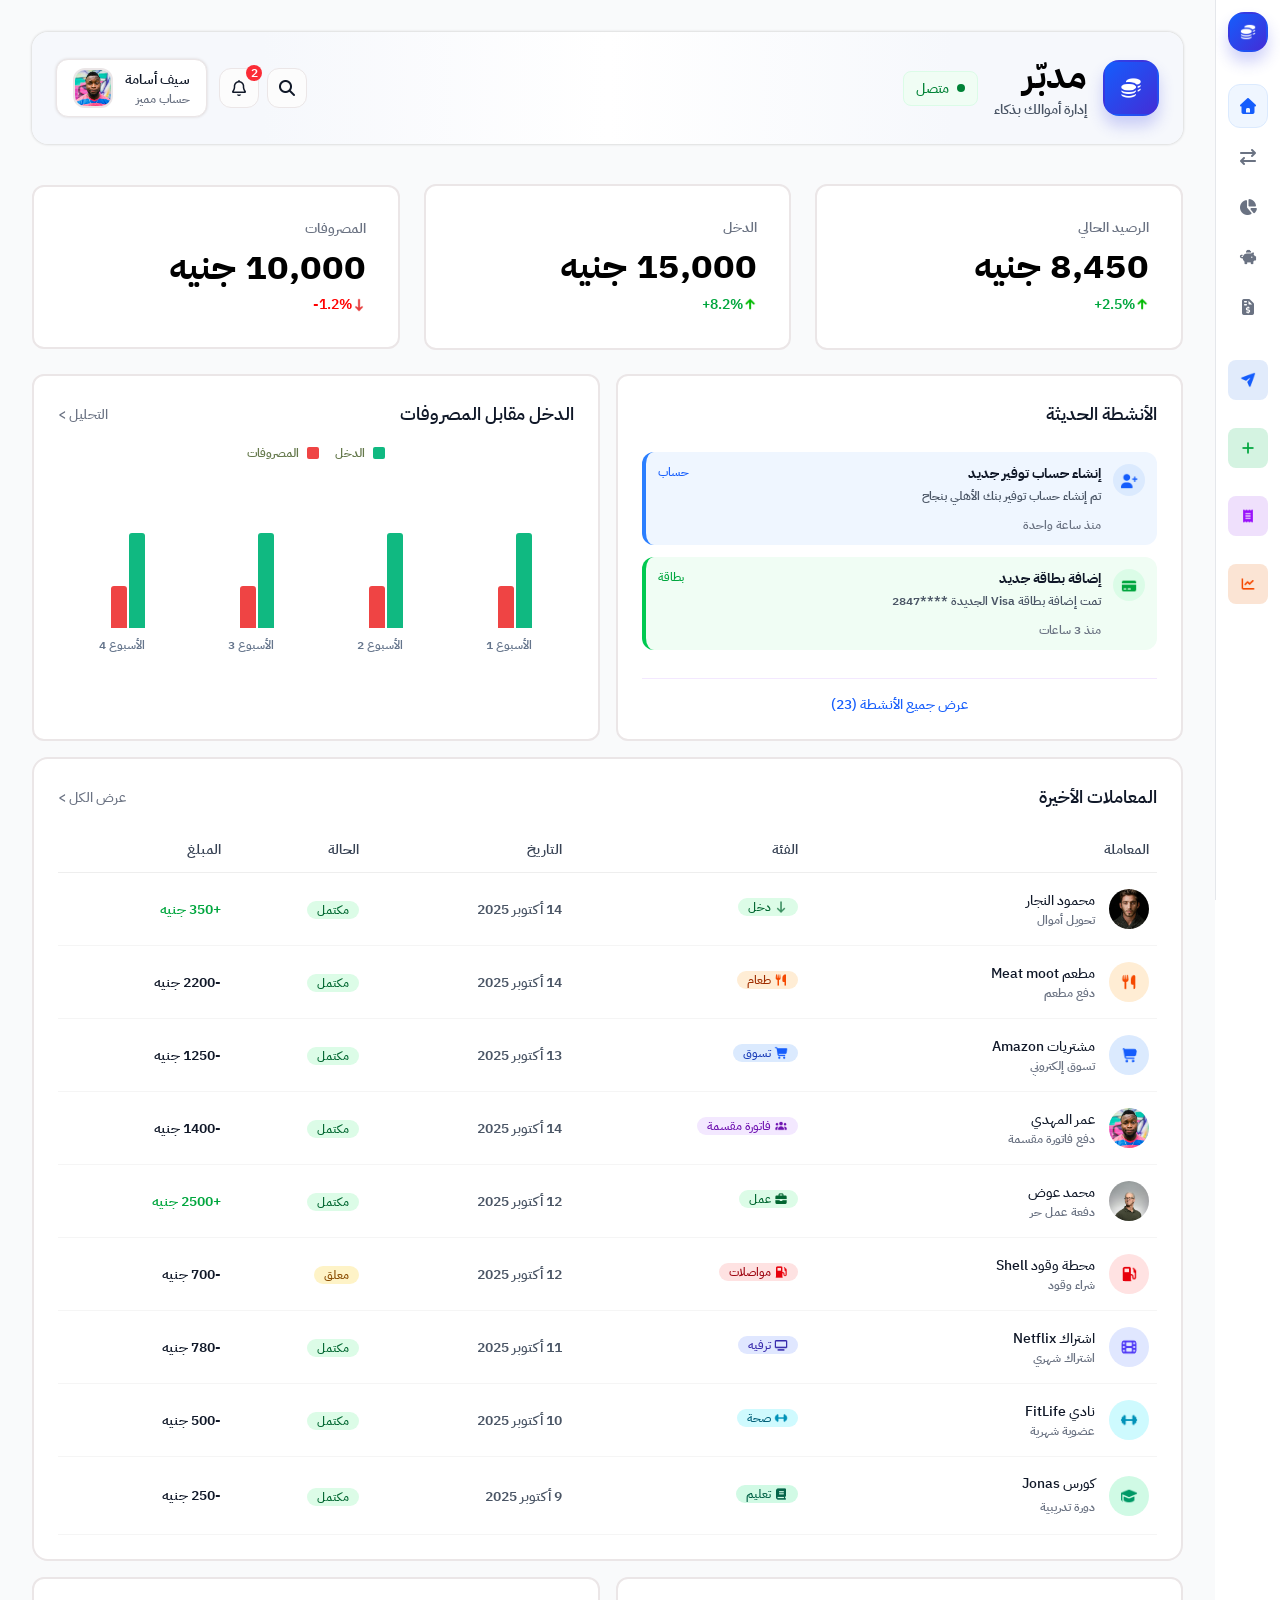
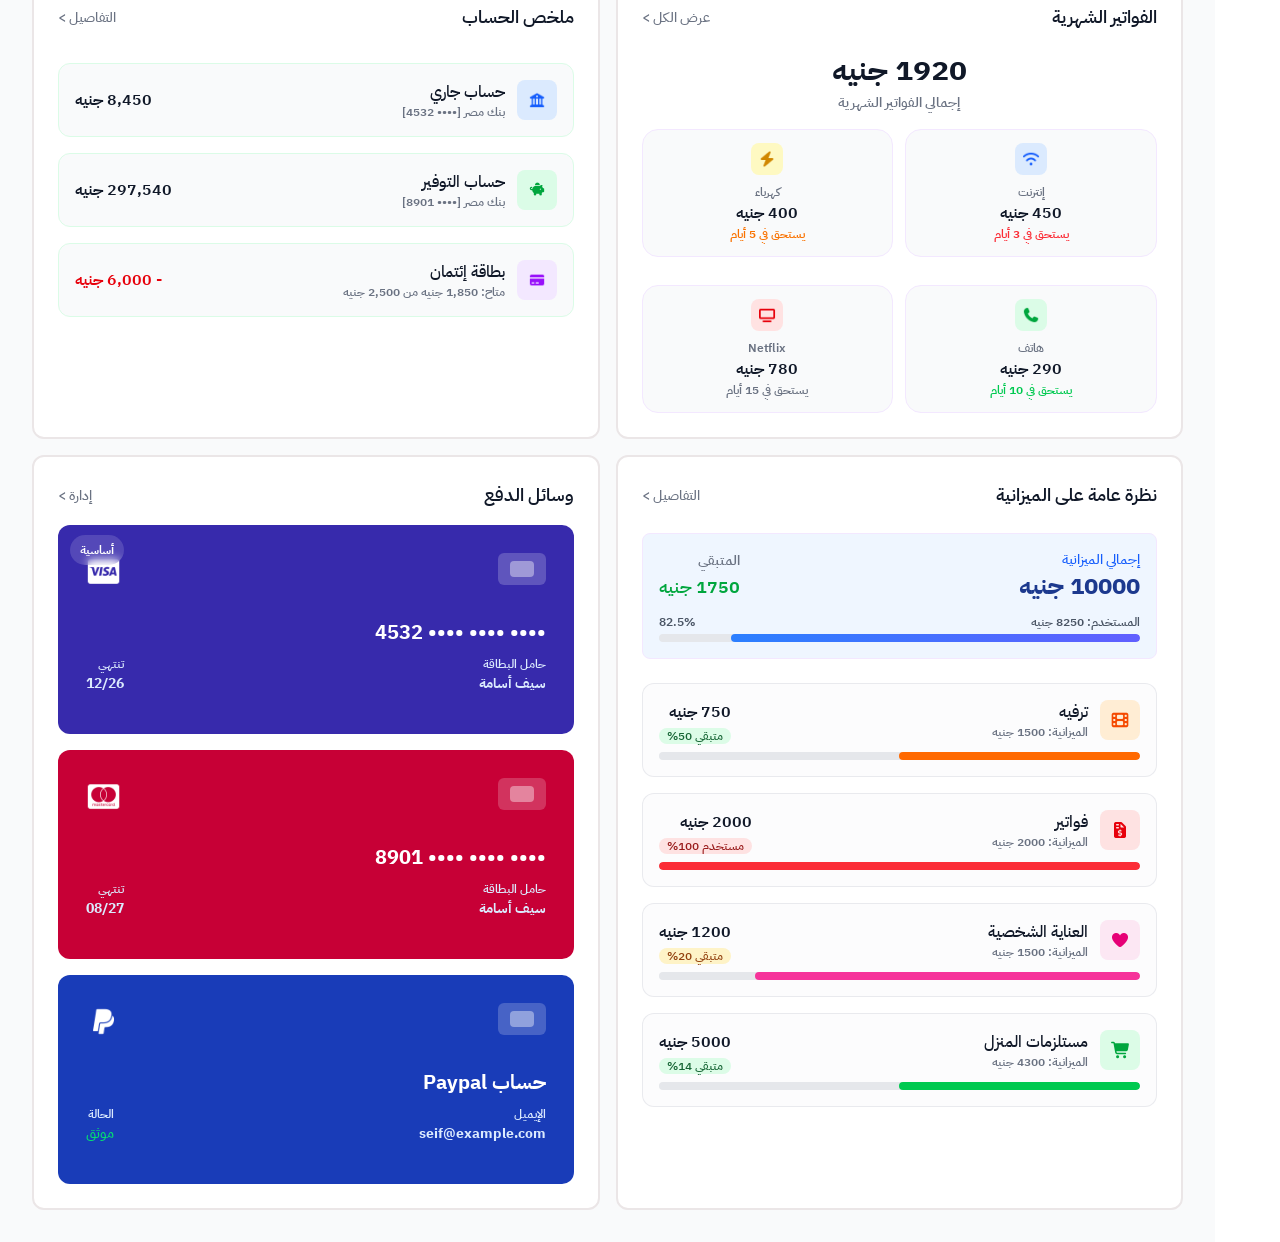
<file: Muddabir-Finance-Dashboard/index.html>
<!DOCTYPE html>
<html lang="en">

<head>
    <meta charset="UTF-8">
    <meta name="viewport" content="width=device-width, initial-scale=1.0">
    <title>The UX Review</title>
    <link rel="preconnect" href="https://fonts.googleapis.com">
    <link rel="preconnect" href="https://fonts.gstatic.com" crossorigin>
    <link
        href="https://fonts.googleapis.com/css2?family=Exo:ital,wght@0,100..900;1,100..900&family=IBM+Plex+Sans+Arabic:wght@100;200;300;400;500;600;700&display=swap"
        rel="stylesheet">
    <link rel="stylesheet" href="./css/style.css">
    <link rel="stylesheet" href="./css/media-query/mobile.css">
</head>

<body>

    <!-- Start -->
    <div class="parent">
        <!-- sidebar Start -->
        <div class="sidebar">
            <div class="sidebar-box">
                <div class="main-head main-coin">
                    <div class="coins-logo">
                        <img src="./images/icons/coins-solid-full.png" alt="coins">
                    </div>
                    <div class="muddaber muddaber-sidebar">
                        <h2>مدبّر</h2>
                        <h4>إدارة أموالك بذكاء</h4>
                    </div>
                </div>
                <div class="links">
                    <ul>
                        <li>
                            <div class="links-logos">
                                <div class="links-images">
                                    <img src="./images/icons/house-solid-full.png" alt="house">
                                </div>
                                <span>الصفحة الرئيسية</span>
                            </div>
                        </li>
                        <li>
                            <div class="links-logos">
                                <div class="links-images">
                                    <img src="./images/icons/arrow-right-arrow-left-solid-full.png" alt="house">
                                </div>
                                <span>المعاملات</span>
                            </div>
                        </li>
                        <li>
                            <div class="links-logos">
                                <div class="links-images">
                                    <img src="./images/icons/chart-pie-solid-full.png" alt="chart">
                                </div>
                                <span>الميزانيات</span>
                            </div>
                        </li>
                        <li>
                            <div class="links-logos">
                                <div class="links-images">
                                    <img src="./images/icons/piggy-bank-solid.png" alt="piggy">
                                </div>
                                <span>المدخرات</span>
                            </div>
                        </li>
                        <li>
                            <div class="links-logos">
                                <div class="links-images">
                                    <img src="./images/icons/file-invoice-dollar-solid-full.png" alt="house">
                                </div>
                                <span>الفواتير الشهرية</span>
                            </div>
                        </li>
                </div>
                <div class="part-3">
                    <h3>إجراءات سريعة</h3>
                    <div class="side-btn">
                        <button>
                            <div class="btn-logo btn-logo-1">
                                <div class="btn-image">
                                    <img src="./images/icons/paper-plane-solid-full.png" alt="paper">
                                </div>
                            </div>
                            <h5>إرسال أموال</h5>
                        </button>
                        <button>
                            <div class="btn-logo btn-logo-2">
                                <div class="btn-image">
                                    <img src="./images/icons/plus-solid-full.png" alt="plus">
                                </div>
                            </div>
                            <h5>إضافة أموال</h5>
                        </button>
                        <button>
                            <div class="btn-logo btn-logo-3">
                                <div class="btn-image">
                                    <img src="./images/icons/receipt-solid-full.png" alt="receipt">
                                </div>
                            </div>
                            <h5>دفع فاتورة</h5>
                        </button>
                        <button>
                            <div class="btn-logo btn-logo-4">
                                <div class="btn-image">
                                    <img src="./images/icons/chart-line-solid-full.png" alt="chart">
                                </div>
                            </div>
                            <h5>إستثمار</h5>
                        </button>
                    </div>
                </div>
            </div>
        </div>

        <!-- sidebar End -->

        <div class="main-content">
            <div class="navbar">
                <div class="main-head">
                    <div class="coins-logo">
                        <img src="./images/icons/coins-solid-full.png" alt="coins">
                    </div>
                    <div class="muddaber">
                        <h2>مدبّر</h2>
                        <h4>إدارة أموالك بذكاء</h4>
                    </div>
                    <div class="connected">
                        <div class="green-dott"></div>
                        <span>متصل</span>
                    </div>
                </div>
                <div class="acc-bar">
                    <div class="search-bell">
                        <button class="search-logo">
                            <div class="search-image">
                                <img src="./images/icons/magnifying-glass-solid-full.png" alt="search">
                            </div>
                        </button>
                        <button class="search-logo">
                            <div class="search-image">
                                <img src="./images/icons/bell-regular-full.png" alt="bell">
                            </div>
                            <span class="red-dott">2</span>
                        </button>
                    </div>
                    <div class="profile-box">
                        <div class="profile-name">
                            <span>سيف أسامة</span>
                            <h5>حساب مميز</h5>
                        </div>
                        <img src="./images/avatar-1.jpg" alt="avatar-1">
                    </div>
                </div>
            </div>
            <div class="income-container">
                <div class="income-box">
                    <h5>الرصيد الحالي</h5>
                    <h3>8,450 جنيه</h3>
                    <div class="green-arrow">
                        <div class="green-arrow-image">
                            <img src="./images/icons/green-arrow-up.png" alt="green arrow">
                        </div>
                        <p>2.5%+</p>
                    </div>
                </div>
                <div class="income-box">
                    <h5>الدخل</h5>
                    <h3>15,000 جنيه</h3>
                    <div class="green-arrow">
                        <div class="green-arrow-image">
                            <img src="./images/icons/green-arrow-up.png" alt="green arrow">
                        </div>
                        <p>8.2%+</p>
                    </div>
                </div>
                <div class="income-box">
                    <h5>المصروفات</h5>
                    <h3>10,000 جنيه</h3>
                    <div class="red-arrow">
                        <div class="red-arrow-image">
                            <img src="./images/icons/red-arrow-down.png" alt="red arrow">
                        </div>
                        <p>1.2%-</p>
                    </div>
                </div>
            </div>
            <div class="activities white-container">
                <h3>الأنشطة الحديثة</h3>
                <div class="activities-box">
                    <div class="create-box create-bg">
                        <div class="add-bg add-logo">
                            <div class=" add-image">
                                <img src="./images/icons/user-plus-solid-full.png" alt="add user">
                            </div>
                        </div>
                        <div class="create-acc">
                            <div class="add-color acc">
                                <h4>إنشاء حساب توفير جديد</h4>
                                <span>حساب</span>
                            </div>
                            <p>تم إنشاء حساب توفير بنك الأهلي بنجاح</p>
                            <span>منذ ساعة واحدة</span>
                        </div>
                    </div>
                    <div class="create-box visa-bg">
                        <div class="credit-bg add-logo">
                            <div class="add-image">
                                <img src="./images/icons/credit-card-solid-full-green.png" alt="add user">
                            </div>
                        </div>
                        <div class="create-acc">
                            <div class="visa-color acc">
                                <h4>إضافة بطاقة جديد</h4>
                                <span>بطاقة</span>
                            </div>
                            <p>تمت إضافة بطاقة Visa الجديدة ****2847</p>
                            <span>منذ 3 ساعات</span>
                        </div>
                    </div>
                    <div class="activities-btn">
                        <button>عرض جميع الأنشطة (23)</button>
                    </div>
                </div>
            </div>
            <!-- Table start -->
            <div class="table-box">
                <div class="table-header">
                    <h3>المعاملات الأخيرة</h3>
                    <a href="#">عرض الكل ></a>
                </div>
                <table class="transactions-table">
                    <thead>
                        <tr>
                            <th>المعاملة</th>
                            <th>الفئة</th>
                            <th>التاريخ</th>
                            <th>الحالة</th>
                            <th>المبلغ</th>
                        </tr>
                    </thead>
                    <tbody>
                        <tr>
                            <td>
                                <div class="transaction-info">
                                    <img src="./images/avatar-2.jpg" alt="avatar-2">
                                    <div class="table-names-info">
                                        <h3>محمود النجار</h3>
                                        <span>تحويل أموال</span>
                                    </div>
                                </div>
                            </td>
                            <td>
                                <span class="category-badge income">
                                    <div class="table-image">
                                        <img src="./images/icons/arrow-down-solid-full.png" alt="arrow down">
                                    </div>
                                    دخل
                                </span>
                            </td>
                            <td>
                                <span class="table-date">14 أكتوبر 2025</span>
                            </td>

                            <td>
                                <span class="status-badge completed">
                                    مكتمل
                                </span>
                            </td>

                            <td class="amount-positive">
                                +350 جنيه
                            </td>
                        </tr>
                        <tr>
                            <td>
                                <div class="transaction-info">
                                    <div class="table-logos fork-logo">
                                        <div class="table-images">
                                            <img src="./images/icons/utensils-solid-full.png" alt="fork">
                                        </div>
                                    </div>
                                    <div class="table-names-info">
                                        <h3>مطعم Meat moot</h3>
                                        <span>دفع مطعم</span>
                                    </div>
                                </div>
                            </td>
                            <td>
                                <span class="category-badge food">
                                    <div class="table-image">
                                        <img src="./images/icons/utensils-solid-full.png" alt="fork">
                                    </div>
                                    طعام
                                </span>
                            </td>
                            <td>
                                <span class="table-date">14 أكتوبر 2025</span>
                            </td>
                            <td>
                                <span class="status-badge completed">
                                    مكتمل
                                </span>
                            </td>
                            <td class="amount-negative">
                                -2200 جنيه
                            </td>
                        </tr>
                        <tr>
                            <td>
                                <div class="transaction-info">
                                    <div class="table-logos shopping-logo">
                                        <div class="table-images">
                                            <img src="./images/icons/cart-shopping-solid-full-blue.png" alt="shopping">
                                        </div>
                                    </div>
                                    <div class="table-names-info">
                                        <h3> مشتريات Amazon</h3>
                                        <span>تسوق إلكتروني</span>
                                    </div>
                                </div>
                            </td>
                            <td>
                                <span class="category-badge shopping">
                                    <div class="table-image">
                                        <img src="./images/icons/cart-shopping-solid-full-blue.png" alt="cart">
                                    </div>
                                    تسوق
                                </span>
                            </td>
                            <td>
                                <span class="table-date">13 أكتوبر 2025</span>
                            </td>
                            <td>
                                <span class="status-badge completed">
                                    مكتمل
                                </span>
                            </td>

                            <td class="amount-negative">
                                -1250 جنيه
                            </td>
                        </tr>
                        <tr>
                            <td>
                                <div class="transaction-info">
                                    <img src="./images/avatar-1.jpg" alt="avatar-1">
                                    <div class="table-names-info">
                                        <h3>عمر المهدي</h3>
                                        <span>دفع فاتورة مقسمة</span>
                                    </div>
                                </div>
                            </td>
                            <td>
                                <span class="category-badge split-bill">
                                    <div class="table-image">
                                        <img src="./images/icons/users-solid-full.png" alt="fork">
                                    </div>
                                    فاتورة مقسمة
                                </span>
                            </td>
                            <td>
                                <span class="table-date">14 أكتوبر 2025</span>
                            </td>
                            <td>
                                <span class="status-badge completed">
                                    مكتمل
                                </span>
                            </td>
                            <td class="amount-negative">
                                -1400 جنيه
                            </td>
                        </tr>
                        <tr>
                            <td>
                                <div class="transaction-info">
                                    <img src="./images/avatar-3.jpg" alt="avatar-3">
                                    <div class="table-names-info">
                                        <h3>محمد عوض</h3>
                                        <span>دفعة عمل حر</span>
                                    </div>
                                </div>
                            </td>
                            <td>
                                <span class="category-badge freelance">
                                    <div class="table-image">
                                        <img src="./images/icons/briefcase-solid-full.png" alt="bag">
                                    </div>
                                    عمل
                                </span>
                            </td>
                            <td>
                                <span class="table-date">12 أكتوبر 2025</span>
                            </td>
                            <td>
                                <span class="status-badge completed">
                                    مكتمل
                                </span>
                            </td>
                            <td class="amount-positive">
                                +2500 جنيه
                            </td>
                        </tr>
                        <tr>
                            <td>
                                <div class="transaction-info">
                                    <div class="table-logos gas-logo">
                                        <div class="table-images">
                                            <img src="./images/icons/gas-pump-solid-full.png" alt="gas pump">
                                        </div>
                                    </div>
                                    <div class="table-names-info">
                                        <h3>محطة وقود Shell</h3>
                                        <span>شراء وقود</span>
                                    </div>
                                </div>
                            </td>
                            <td>
                                <span class="category-badge transport">
                                    <div class="table-image">
                                        <img src="./images/icons/gas-pump-solid-full.png" alt="gas pump">
                                    </div>
                                    مواصلات
                                </span>
                            </td>
                            <td>
                                <span class="table-date">12 أكتوبر 2025</span>
                            </td>
                            <td>
                                <span class="status-badge pending">
                                    معلق
                                </span>
                            </td>
                            <td class="amount-negative">
                                -700 جنيه
                            </td>
                        </tr>
                        <tr>
                            <td>
                                <div class="transaction-info">
                                    <div class="table-logos cinema-logo">
                                        <div class="table-images">
                                            <img src="./images/icons/heart-solid-full-(2).png" alt="cinema">
                                        </div>
                                    </div>
                                    <div class="table-names-info">
                                        <h3>اشتراك Netflix</h3>
                                        <span>اشتراك شهري</span>
                                    </div>
                                </div>
                            </td>
                            <td>
                                <span class="category-badge entertainment">
                                    <div class="table-image">
                                        <img src="./images/icons/tv-solid-full-violet.png" alt="tv violet">
                                    </div>
                                    ترفيه
                                </span>
                            </td>
                            <td>
                                <span class="table-date">11 أكتوبر 2025</span>
                            </td>
                            <td>
                                <span class="status-badge completed">
                                    مكتمل
                                </span>
                            </td>
                            <td class="amount-negative">
                                -780 جنيه
                            </td>
                        </tr>
                        <tr>
                            <td>
                                <div class="transaction-info">
                                    <div class="table-logos dumbbell-logo">
                                        <div class="table-images">
                                            <img src="./images/icons/dumbbell-solid-full.png" alt="dumbbell">
                                        </div>
                                    </div>
                                    <div class="table-names-info">
                                        <h3>نادي FitLife</h3>
                                        <span>عضوية شهرية</span>
                                    </div>
                                </div>
                            </td>
                            <td>
                                <span class="category-badge health">
                                    <div class="table-image">
                                        <img src="./images/icons/dumbbell-solid-full.png" alt="dumbbell">
                                    </div>
                                    صحة
                                </span>
                            </td>
                            <td>
                                <span class="table-date">10 أكتوبر 2025</span>
                            </td>
                            <td>
                                <span class="status-badge completed">
                                    مكتمل
                                </span>
                            </td>
                            <td class="amount-negative">
                                -500 جنيه
                            </td>
                        </tr>
                        <tr>
                            <td>
                                <div class="transaction-info">
                                    <div class="table-logos graduation-logo">
                                        <div class="table-images">
                                            <img src="./images/icons/graduation-cap-solid-full.png" alt="graduation">
                                        </div>
                                    </div>
                                    <div>
                                        <h3>كورس Jonas</h3>
                                        <span>دورة تدريبية</span>
                                    </div>
                                </div>
                            </td>
                            <td>
                                <span class="category-badge education">
                                    <div class="table-image">
                                        <img src="./images/icons/book-solid-full.png" alt="book">
                                    </div>
                                    تعليم
                                </span>
                            </td>
                            <td>
                                <span class="table-date">9 أكتوبر 2025</span>
                            </td>
                            <td>
                                <span class="status-badge completed">
                                    مكتمل
                                </span>
                            </td>
                            <td class="amount-negative">
                                -250 جنيه
                            </td>
                        </tr>
                    </tbody>
                </table>
            </div>
            <!-- Table end -->
            <div class="bills white-container">
                <div class="table-header">
                    <h3>الفواتير الشهرية</h3>
                    <a href="#">عرض الكل ></a>
                </div>
                <span>1920 جنيه</span>
                <p>إجمالي الفواتير الشهرية</p>
                <div class="bills-boxes">
                    <div class="internet mini-box">
                        <div class="bills-logos wifi-logo">
                            <div class="bills-image">
                                <img src="./images/icons/wifi-solid-full.png" alt="wifi">
                            </div>
                        </div>
                        <span>إنترنت</span>
                        <h5>450 جنيه</h5>
                        <p>يستحق في 3 أيام</p>
                    </div>

                    <div class="electricity mini-box">
                        <div class="bills-logos bolt-logo">
                            <div class="bills-image">
                                <img src="./images/icons/bolt-solid-full.png" alt="bolt">
                            </div>
                        </div>
                        <span>كهرباء</span>
                        <h5>400 جنيه</h5>
                        <p>يستحق في 5 أيام</p>
                    </div>

                    <div class="phone mini-box">
                        <div class="bills-logos phone-logo">
                            <div class="bills-image">
                                <img src="./images/icons/phone-solid-full.png" alt="phone">
                            </div>
                        </div>
                        <span>هاتف</span>
                        <h5>290 جنيه</h5>
                        <p>يستحق في 10 أيام</p>
                    </div>

                    <div class="netflix mini-box">
                        <div class="bills-logos netflix-logo">
                            <div class="bills-image">
                                <img src="./images/icons/tv-solid-full-red.png" alt="tv">
                            </div>
                        </div>
                        <span>Netflix</span>
                        <h5>780 جنيه</h5>
                        <p>يستحق في 15 أيام</p>
                    </div>

                </div>
            </div>
            <div class="budget white-container">
                <div class="table-header">
                    <h3>نظرة عامة على الميزانية</h3>
                    <a href="#"> التفاصيل ></a>
                </div>
                <div class="budget-box total-box">
                    <div class="total-mini-box">
                        <div>
                            <span>إجمالي الميزانية</span>
                            <span>10000 جنيه</span>
                        </div>
                        <div>
                            <span>المتبقي</span>
                            <span>1750 جنيه</span>
                        </div>
                    </div>
                    <div class="used-box">
                        <div>
                            <span>المستخدم: 8250 جنيه</span>
                            <span>82.5%</span>
                        </div>
                        <div>
                            <div></div>
                        </div>
                    </div>
                </div>
                <div>
                    <div class="stages-container stage-1">
                        <div class="stages">
                            <div class="entertainment-box">
                                <div class="budget-logos entertainment-logo">
                                    <div class="budget-images">
                                        <img src="./images/icons/icon-solid-f54900-transparent.png" alt="icon">
                                    </div>
                                </div>
                                <div class="entertainment-mini-box">
                                    <span>ترفيه</span>
                                    <span>الميزانية: 1500 جنيه</span>
                                </div>
                            </div>
                            <div class="remain-box">
                                <span>750 جنيه</span>
                                <span>متبقي 50%</span>
                            </div>
                        </div>
                        <div>
                            <div></div>
                        </div>
                    </div>

                    <div class="stages-container stage-2">
                        <div class="stages">
                            <div class="entertainment-box">
                                <div class="budget-logos">
                                    <div class="budget-images">
                                        <img src="./images/icons/file-invoice-dollar-red.png" alt="red dollar">
                                    </div>
                                </div>
                                <div class="entertainment-mini-box">
                                    <span>فواتير</span>
                                    <span>الميزانية: 2000 جنيه</span>
                                </div>
                            </div>
                            <div class="remain-box">
                                <span>2000 جنيه</span>
                                <span>مستخدم 100%</span>
                            </div>
                        </div>
                        <div>
                            <div></div>
                        </div>
                    </div>

                    <div class="stages-container stage-3">
                        <div class="stages">
                            <div class="entertainment-box">
                                <div class="budget-logos">
                                    <div class="budget-images">
                                        <img src="./images/icons/heart-solid-full.png" alt="heart">
                                    </div>
                                </div>
                                <div class="entertainment-mini-box">
                                    <span>العناية الشخصية</span>
                                    <span>الميزانية: 1500 جنيه</span>
                                </div>
                            </div>
                            <div class="remain-box">
                                <span>1200 جنيه</span>
                                <span>متبقي 20%</span>
                            </div>
                        </div>
                        <div>
                            <div></div>
                        </div>
                    </div>

                    <div class="stages-container stage-4">
                        <div class="stages">
                            <div class="entertainment-box">
                                <div class="budget-logos">
                                    <div class="budget-images">
                                        <img src="./images/icons/cart-shopping-solid-full-green.png" alt="cart">
                                    </div>
                                </div>
                                <div class="entertainment-mini-box">
                                    <span>مستلزمات المنزل</span>
                                    <span>الميزانية: 4300 جنيه</span>
                                </div>
                            </div>
                            <div class="remain-box">
                                <span>5000 جنيه</span>
                                <span>متبقي 14%</span>
                            </div>
                        </div>
                        <div>
                            <div></div>
                        </div>
                    </div>

                </div>
            </div>
            <div class="analysis white-container">
                <div class="table-header">
                    <h3>الدخل مقابل المصروفات</h3>
                    <a href="#"> التحليل ></a>
                </div>
                <div class="income-expenses-container">
                    <div class="analysis-heading">
                        <div class="analysis-income">
                            <div class="mini-green-box"></div>
                            <span>الدخل</span>
                        </div>
                        <div class="analysis-income">
                            <div class="mini-red-box"></div>
                            <span>المصروفات</span>
                        </div>
                    </div>
                    <div class="chart-group">
                        <div class="chart-unit">
                            <div class="chart-bars">
                                <div></div>
                                <div></div>
                            </div>
                            <span>الأسبوع 1</span>
                        </div>
                        <div class="chart-unit">
                            <div class="chart-bars">
                                <div></div>
                                <div></div>
                            </div>
                            <span>الأسبوع 2</span>
                        </div>
                        <div class="chart-unit">
                            <div class="chart-bars">
                                <div></div>
                                <div></div>
                            </div>
                            <span>الأسبوع 3</span>
                        </div>
                        <div class="chart-unit">
                            <div class="chart-bars">
                                <div></div>
                                <div></div>
                            </div>
                            <span>الأسبوع 4</span>
                        </div>
                    </div>
                </div>
            </div>
            <div class="summary white-container">
                <div class="table-header">
                    <h3>ملخص الحساب</h3>
                    <a href="#"> التفاصيل ></a>
                </div>
                <div class="summary-box">
                    <div class="summary-acc">
                        <div class="summary-logo">
                            <div class="summary-image">
                                <img src="./images/icons/building-columns-solid-full.png" alt="building">
                            </div>
                        </div>
                        <div>
                            <span>حساب جاري</span>
                            <span>بنك مصر [•••• 4532]</span>
                        </div>
                    </div>
                    <span>8,450 جنيه</span>
                </div>

                <div class="summary-box">
                    <div class="summary-acc">
                        <div class="summary-logo">
                            <div class="summary-image">
                                <img src="./images/icons/piggy-bank-green-transparent.png" alt="piggy">
                            </div>
                        </div>
                        <div>
                            <span>حساب التوفير</span>
                            <span>بنك مصر [•••• 8901]</span>
                        </div>
                    </div>
                    <span>297,540 جنيه</span>
                </div>

                <div class="summary-box">
                    <div class="summary-acc">
                        <div class="summary-logo">
                            <div class="summary-image">
                                <img src="./images/icons/credit-card-solid-full-violet.png" alt="credit-violet">
                            </div>
                        </div>
                        <div>
                            <span>بطاقة إئتمان</span>
                            <span>متاح: 1,850 جنيه من 2,500 جنيه</span>
                        </div>
                    </div>
                    <span>- 6,000 جنيه</span>
                </div>
            </div>
            <div class="payment white-container">
                <div class="table-header">
                    <h3>وسائل الدفع</h3>
                    <a href="#"> إدارة ></a>
                </div>
                <div class="credits">
                    <div class="card-container">
                        
                        <div class="card">
                            <div class="card-front card-1">
                                <div class="primary-card">أساسية</div>
                                <div class="card-type">
                                    <div>
                                        <div></div>
                                    </div>
                                    <div class="card-image">
                                        <img src="./images/icons/cc-visa-brands-solid-full.png" alt="visa">
                                    </div>
                                </div>
                                <div class="card-info">
                                    <p>•••• •••• •••• 4532</p>
                                    <div class="card-name">
                                        <div>
                                            <span>حامل البطاقة</span>
                                            <span>سيف أسامة</span>
                                        </div>
                                        <div>
                                            <span>تنتهي</span>
                                            <span>12/26</span>
                                        </div>
                                    </div>
                                </div>
                            </div>
                            <div class="card-back">
                                <div class="back-merge"></div>
                                <p>توقيع معتمد - غير صالحة بدون توقيع</p>
                                <div class="card-secret">
                                    <div></div>
                                    4532
                                </div>
                                <div class="cvv">
                                    <div class="cvv-col">
                                        <div>cvv</div>
                                        <div class="cvv-box">
                                            123
                                        </div>
                                    </div>
                                </div>
                            </div>
                        </div>

                    </div>
                    <div class="card-container">
                        <div class="card">
                            <div class="card-front card-2">
                                <div class="card-type">
                                    <div>
                                        <div></div>
                                    </div>
                                    <div class="card-image">
                                        <img src="./images/icons/cc-mastercard-brands-solid-full.png" alt="mastercard">
                                    </div>
                                </div>
                                <div class="card-info">
                                    <p>•••• •••• •••• 8901</p>
                                    <div class="card-name">
                                        <div>
                                            <span>حامل البطاقة</span>
                                            <span>سيف أسامة</span>
                                        </div>
                                        <div>
                                            <span>تنتهي</span>
                                            <span>08/27</span>
                                        </div>
                                    </div>
                                </div>
                            </div>
                            <div class="card-back">
                                <div class="back-merge"></div>
                                <p>توقيع معتمد - غير صالحة بدون توقيع</p>
                                <div class="card-secret">
                                    <div></div>
                                    8901
                                </div>
                                <div class="cvv">
                                    <div class="cvv-col">
                                        <div>cvv</div>
                                        <div class="cvv-box">
                                            456
                                        </div>
                                    </div>
                                </div>
                            </div>
                        </div>
                    </div>
                    <div class="card-container">
                        <div class="card">
                            <div class="card-front card-3">
                                <div class="card-type">
                                    <div>
                                        <div></div>
                                    </div>
                                    <div class="card-image">
                                        <img src="./images/icons/paypal-brands-solid-full.png" alt="paypal">
                                    </div>
                                </div>
                                <div class="card-info">
                                    <p>حساب Paypal</p>
                                    <div class="card-name">
                                        <div>
                                            <span>الإيميل</span>
                                            <span>seif@example.com</span>
                                        </div>
                                        <div>
                                            <span>الحالة</span>
                                            <span>موثق</span>
                                        </div>
                                    </div>
                                </div>
                            </div>
                            <div class="card-back">
                                <div class="back-merge"></div>
                                <p>توقيع معتمد - غير صالحة بدون توقيع</p>
                                <div class="card-secret">
                                    <div></div>
                                    pp01
                                </div>
                                <div class="cvv">
                                    <div class="cvv-col">
                                        <div>ID</div>
                                        <div class="cvv-box">
                                            PP-01
                                        </div>
                                    </div>
                                </div>
                            </div>
                        </div>
                    </div>
                </div>
            </div>
        </div>
    </div>
    <!-- The End -->
</body>

</html>
</file>
<file: Muddabir-Finance-Dashboard/css/style.css>
html {
    scroll-behavior: smooth;
}

::-webkit-scrollbar {
    display: none;
}

* {
    margin: 0;
    padding: 0;
    box-sizing: border-box;
    font-family: "IBM Plex Sans Arabic", sans-serif;
    direction: rtl;
}

.parent {
    width: 100%;
    display: grid;
    grid-template-columns: 256px auto;
    grid-template-areas:
        "sidebar main-content";
}

/* sidebar Start  */
/* part 1  */
.sidebar {
    height: 100%;
    width: 256px;
    overflow-y: auto;
    grid-area: sidebar;
    scrollbar-width: thin;
    scrollbar-color: #9ca3af4d transparent;
    border-left: 1px solid #e5e7eb;
    border-right: none;
    left: auto;
    right: 0;
    position: fixed;
    top: 0;
    transition: all 0.3s ease;
}

.sidebar-box {
    width: 100%;
    padding: 24px;
    display: flex;
    flex-direction: column;
    justify-content: center;
    gap: 32px;
}

.main-head {
    display: flex;
    align-items: center;
    gap: 16px;
}

.coins-logo {
    width: 56px;
    height: 56px;
    border: 2px transparent solid;
    border-radius: 16px;
    background: linear-gradient(135deg, #155dfc, #432dd7);
    box-shadow: 0 10px 15px #3a43e73d;
    display: flex;
    align-items: center;
    justify-content: center;
    flex-shrink: 0;
}

.coins-logo img {
    width: 24px;
    height: 24px;
    object-fit: contain;
}

.muddaber {
    display: flex;
    flex-direction: column;
    justify-content: space-between;
    gap: 4px;
}

.muddaber h2 {
    font-size: 36px;
    font-weight: 700;
    line-height: 40px;
}

.muddaber h4 {
    color: #4a5565;
    font-size: 14px;
    font-weight: 600;
    line-height: 20px;
}

/* part 1  */
/* part 2  */

.links ul {
    display: flex;
    flex-direction: column;
    justify-content: center;
    gap: 8px;
}


.links li {
    list-style: none;
    transition: all 0.2s ease;
    cursor: pointer;
}

.links li:hover {
    background-color: #F9FAFB;
}

.links li:first-child {
    color: #1447e6;
    background-color: #EFF6FF;
    border: 1px #DBEAFE solid;
    border-radius: 12px;
}

.links li:first-child span {
    color: #1447e6;
}

.links-logos {
    display: flex;
    align-items: center;
    justify-content: flex-start;
    gap: 12px;
    padding-inline: 16px;
    padding-block: 12px;
}

.links span {
    display: flex;
    color: #4a5565;
    font-size: 16px;
    font-weight: 600;
    line-height: 24px;
    text-decoration: none;

}

.links-images {
    width: 20px;
    height: 18px;
    display: flex;
    align-items: center;
    justify-content: center;
    flex-shrink: 0;
}

.links-images img {
    object-fit: contain;
    width: 100%;
}

/* part 2  */
/* part 3  */
.part-3 {
    display: flex;
    flex-direction: column;

}

.part-3 h3 {
    padding-inline: 8px;
    color: #364153;
    font-size: 14px;
    font-weight: 600;
    margin-block-end: 16px;
}

.side-btn {
    display: flex;
    flex-direction: column;
    gap: 12px;
}

.side-btn button {
    padding: 12px;
    display: flex;
    align-items: center;
    gap: 12px;
    cursor: pointer;
    border: 0 transparent solid;
    background-color: transparent;
    transition: all 0.3s ease;
}

.side-btn h5 {
    color: #364153;
    font-size: 14px;
    font-weight: 500;
    line-height: 21px;
}

.side-btn button:hover {
    background-color: #f5f5f5;
    border-radius: 8px;
    transform: translate(2px, 0);
}

.side-btn button:hover h5 {
    color: #111827;
}

.btn-logo {
    width: 40px;
    height: 40px;
    display: flex;
    align-items: center;
    justify-content: center;
    border-radius: 8px;
    flex-shrink: 0;
}

.btn-image {
    width: 16px;
    height: 16px;
}

.btn-image img {
    width: 100%;
}

.btn-logo-1 {
    background-color: #e1ebfb;
}

.btn-logo-2 {
    background-color: #D4F3E1;
}

.btn-logo-3 {
    background-color: #EFE0FC;
}

.btn-logo-4 {
    background-color: #FBE4D4;
}

/* part 3  */
/* Sidebar end */

/* Section-2 Start  */

.main-content {
    background-color: #F9FAFB;
    padding: 32px;
    display: grid;
    grid-template-columns: repeat(3, 1fr);
    grid-template-areas:
        "navbar navbar navbar"
        "income-container income-container income-container"
        "activities table-box table-box"
        "bills table-box table-box"
        "budget analysis payment"
        "budget summary payment";
    grid-area: main-content;
    gap: 16px;
    overflow-y: auto;
}

.white-container {
    background-color: white;
    border: 2px solid #ebe6e7;
    border-radius: 12px;
    padding: 24px;
    display: flex;
    flex-direction: column;
}

/* navbar start */
.navbar {
    background: linear-gradient(90deg, #F6F8FC 20%, white 50%, #F6F8FC 80%);
    display: flex;
    justify-content: space-between;
    border-radius: 16px;
    box-shadow: 0 0 3px #c0c0c0;
    padding: 24px;
    grid-area: navbar;
    margin-block-end: 24px;
}

.connected {
    padding: 6px 12px;
    background-color: #F0FDF4;
    display: flex;
    align-items: center;
    gap: 8px;
    border: 1px solid #DBFCE7;
    border-radius: 8px;
}

.green-dott {
    background-color: #008236;
    width: 8px;
    height: 8px;
    border-radius: 50%;
    animation: connect 1s ease alternate infinite;
}

@keyframes connect {
    from {
        background-color: #008236;
    }

    to {
        background-color: #01C951;
    }
}

.connected span {
    color: #008236;
    font-size: 14px;
    font-weight: 500;
}

.acc-bar {
    display: flex;
    align-items: center;
    gap: 12px;
}

.search-bell {
    display: flex;
    align-items: center;
    gap: 8px;
}

.search-logo {
    position: relative;
    background-color: #fcfcfc;
    width: 40px;
    height: 40px;
    display: flex;
    align-items: center;
    justify-content: center;
    border: 1px solid #ebe6e7;
    border-radius: 12px;
    transition: all 0.3s ease;
    cursor: pointer;
}

.search-logo:hover {
    background-color: #F3F4F6;
}

.search-image {
    width: 20px;
    height: 20px;
}

.search-image img {
    width: 100%;
}

.red-dott {
    position: absolute;
    right: -4px;
    top: -4px;
    display: flex;
    align-items: center;
    justify-content: center;
    width: 16px;
    height: 16px;
    background-color: #fb2c36;
    border-radius: 50%;
    color: white;
    font-size: 12px;
    font-weight: 600;
    line-height: 16px;
}

.profile-box {
    background-color: white;
    padding: 8px 16px;
    display: flex;
    align-items: center;
    gap: 12px;
    border: 1px solid #ebe6e7;
    border-radius: 12px;
    transition: all 0.3s ease;
    box-shadow: 0 0 3px #d8d4d5;
}

.profile-box:hover {
    box-shadow: 0 3px 5px #c9c6c7;
}

.profile-name {
    display: flex;
    flex-direction: column;
    justify-content: center;
}

.profile-name span {
    font-size: 14px;
    font-weight: 600;
    color: #101828;
}

.profile-name h5 {
    font-size: 12px;
    font-weight: 600;
    color: #6a7282;
}

.profile-box img {
    width: 40px;
    height: 40px;
    border: 2px solid #ebe6e7;
    border-radius: 12px;
}

/* navbar end */
/* income start */

.income-container {
    background-color: transparent;
    display: grid;
    grid-template-columns: repeat(3, 3fr);
    grid-template-areas:
        "income-box income-box income-box";
    align-items: center;
    justify-content: space-between;
    gap: 24px;
    grid-area: income-container;
    margin-block-end: 8px;
}

.income-box {
    background-color: white;
    border: 2px solid #ebe6e7;
    border-radius: 12px;
    padding: 32px;
    display: flex;
    flex-direction: column;
    gap: 8px;
}

.income-box h5 {
    color: #6a7282;
    font-size: 14px;
    font-weight: 600;
    line-height: 20px;
}

.income-box h3 {
    color: black;
    font-size: 36px;
    font-weight: 700;
    line-height: 40px;
}

.green-arrow {
    display: flex;
    justify-content: flex-start;
    align-items: center;
}

.green-arrow-image {
    width: 14px;
    height: 22px;
}

.green-arrow-image img {
    width: 100%;
}

.green-arrow p {
    color: #00a63e;
    font-size: 14px;
    font-weight: 600;
    line-height: 20px;
}

.red-arrow {
    display: flex;
}

.red-arrow-image {
    width: 14px;
    height: 20px;
}

.red-arrow-image img {
    width: 100%;
}

.red-arrow p {
    color: red;
    font-size: 14px;
    font-weight: 600;
    line-height: 20px;
}

/* income end */
/* activities start */

.activities h3 {
    color: #101828;
    font-size: 18px;
    font-weight: 600;
    line-height: 28px;
    margin-block-end: 24px;
}

.activities-box {
    display: flex;
    flex-direction: column;
    gap: 12px;
}

.create-box {
    padding: 12px;
    border-radius: 12px;
    display: flex;
    gap: 12px;
}

.create-bg {
    background-color: #EFF6FF;
    border-left: 4px solid #2B7FFF;
}

.visa-bg {
    background-color: #F0FDF4;
    border-left: 4px solid #00C950;
}

.add-logo {
    width: 32px;
    height: 32px;
    border-radius: 50%;
    display: flex;
    align-items: center;
    justify-content: center;
    flex-shrink: 0;
}

.add-bg {
    background-color: #DBEAFE;
}

.credit-bg {
    background-color: #DBFCE7;
}

.add-image {
    width: 18px;
    height: 16px;
}

.add-image img {
    width: 100%;
}

.create-acc {
    width: 100%;
    display: flex;
    flex-direction: column;
}

.create-acc p {
    color: #4a5565;
    font-size: 12px;
    font-weight: 600;
    line-height: 16px;
    margin-block-end: 13px;
}

.create-acc span {
    color: #6a7282;
    font-size: 12px;
    font-weight: 600;
    line-height: 16px;
}

.acc {
    display: flex;
    justify-content: space-between;
    margin-block-end: 4px;
}

.acc h4 {
    color: #101828;
    font-size: 14px;
    font-weight: 700;
    line-height: 20px;
}

.acc span {
    font-size: 12px;
    font-weight: 500;
    line-height: 16px;
}

.add-color span {
    color: #155dfc;
}

.visa-color span {
    color: #00a63e;
}

.activities-btn {
    margin-top: 16px;
    padding-top: 16px;
    display: flex;
    justify-content: center;
    border-top: 1px solid #f3e8ff;
}

.activities-btn button {
    width: 100%;
    border: none;
    background-color: transparent;
    color: #155dfc;
    font-size: 14px;
    font-weight: 500;
    line-height: 20px;
    cursor: pointer;
}

/* activities end */

/* table start */

.table-box {
    background-color: white;
    border: 2px solid #ebe6e7;
    border-radius: 16px;
    padding: 24px;
    grid-area: table-box;
}

.table-header {
    display: flex;
    justify-content: space-between;
    align-items: center;
    margin-bottom: 16px;
}

.table-header h3 {
    font-size: 18px;
    font-weight: 600;
    line-height: 28px;
    color: #101828;
}

.table-header a {
    text-decoration: none;
    color: #6a7282;
    font-size: 14px;
    font-weight: 500;
    transition: all 0.3s ease;
}

.table-header a:hover {
    color: #101828;
}

.transactions-table {
    width: 100%;
    border-collapse: collapse;
}

.transactions-table thead th {
    padding: 12px 8px;
    font-size: 14px;
    font-weight: 600;
    color: #364153;
    text-align: right;
    border-bottom: 1px solid #eeeeee;
}

.transactions-table tbody td {
    padding: 16px 8px;
    border-bottom: 1px solid #f5f5f5;
    vertical-align: middle;
}

.transaction-info {
    display: flex;
    align-items: center;
    gap: 14px;
}

.transaction-info img {
    width: 40px;
    height: 40px;
    border-radius: 30px;
}

.table-names-info {
    display: flex;
    flex-direction: column;
    align-items: flex-start;
}

.transaction-info h3 {
    font-size: 14px;
    font-weight: 500;
    color: #101828;
}

.transaction-info span {
    font-size: 12px;
    font-weight: 600;
    color: #6a7282;
}

.table-image {
    width: 14px;
    height: 14px;
    margin-inline-end: 3px;
}

.table-image img {
    width: 100%;
}

.category-badge,
.status-badge {
    display: inline-flex;
    align-items: center;
    justify-content: center;
    padding: 0 10px;
    border-radius: 30px;
    font-size: 12px;
    font-weight: 500;
}

.income {
    background: #dcfce7;
    color: #016630;
}

.food {
    background: #ffedd5;
    color: #9f2d00;
}

.shopping {
    background: #dbeafe;
    color: #193cb8;
}

.split-bill {
    background: #f3e8ff;
    color: #6e11b0;
}

.freelance {
    background: #dcfce7;
    color: #016630;
}

.transport {
    background: #fee2e2;
    color: #9f0712;
}

.entertainment {
    background: #e0e7ff;
    color: #372aac;
}

.health {
    background: #cffafe;
    color: #005f78;
}

.education {
    background: #d1fae5;
    color: #006045;
}

.table-date {
    font-size: 14px;
    font-weight: 600;
    color: #4a5565;
}

.completed {
    background: #dcfce7;
    color: #016630;
}

.pending {
    background: #fef3c7;
    color: #894b00;
}

.amount-positive {
    color: #00a63e;
    font-size: 14px;
    font-weight: 600;
}

.amount-negative {
    color: #101828;
    font-size: 14px;
    font-weight: 600;
}

.table-logos {
    width: 40px;
    height: 40px;
    border-radius: 30px;
    flex-shrink: 0;
    display: flex;
    align-items: center;
    justify-content: center;
}

.table-images {
    height: 18px;
    width: 18px;
}

.table-images img {
    width: 100%;
    height: 100%;
}

.fork-logo {
    background-color: #FFEDD4;
}

.shopping-logo {
    background-color: #DBEAFE;
}

.gas-logo {
    background-color: #FFE2E2;
}

.cinema-logo {
    background-color: #E0E7FF;
}

.dumbbell-logo {
    background-color: #CEFAFE;
}

.graduation-logo {
    background-color: #D0FAE5;
}

/* table end */

.bills {
    grid-area: bills;
}

.bills span {
    color: #101828;
    font-size: 30px;
    font-weight: 700;
    text-align: center;
}

.bills p {
    color: #6a7282;
    font-size: 14px;
    font-weight: 600;
    text-align: center;
}

.bills-boxes {
    display: grid;
    grid-template-columns: repeat(2, 1fr);
    grid-template-rows: repeat(2, 1fr);
    gap: 12px;
    justify-content: center;
}


.mini-box {
    background-color: #F9FAFB;
    padding: 13px;
    border: 1px solid #f3e8ff;
    border-radius: 16px;
    display: flex;
    flex-direction: column;
    align-items: center;
    margin-block-start: 16px;
}

.bills-logos {
    width: 32px;
    height: 32px;
    border-radius: 8px;
    display: flex;
    align-items: center;
    justify-content: center;
    margin-block-end: 8px;
}

.wifi-logo {
    background-color: #DBEAFE;
}

.bolt-logo {
    background-color: #FEF9C2;
}

.phone-logo {
    background-color: #DBFCE7;
}

.netflix-logo {
    background-color: #FFE2E2;
}

.bills-image {
    height: 18px;
    width: 18px;
}

.bills-image img {
    width: 100%;
}

.mini-box span {
    color: #6a7282;
    font-size: 12px;
    font-weight: 600;
}

.mini-box h5 {
    color: #101828;
    font-size: 16px;
    font-weight: 600;
}

.mini-box p {
    font-size: 12px;
    font-weight: 600;
}

.internet p {
    color: #fb2c36;
}

.electricity p {
    color: #f97200;
}

.phone p {
    color: #00c950;
}

.netflix p {
    color: #6a7282;
}

/* third row end */

/* first col - last row start */

.budget {
    grid-area: budget;
}

.budget-box {
    margin-block: 8px;
    padding: 16px;
    border: 1px solid #f3e8ff;
    border-radius: 8px;
    display: flex;
    flex-direction: column;
    gap: 12px;
}

.total-box {
    background-color: #EFF6FF;
}

.total-mini-box {
    display: flex;
    justify-content: space-between;
}

.total-mini-box div {
    display: flex;
    flex-direction: column;
    justify-content: space-around;
}

.total-mini-box div:first-child span:first-child {
    font-size: 14px;
    font-weight: 500;
    color: #155dfc;
    line-height: 20px;
}

.total-mini-box div:first-child span:last-child {
    font-size: 24px;
    font-weight: 700;
    color: #1c398e;
    line-height: 32px;
}

.total-mini-box div:last-child span:first-child {
    font-size: 14px;
    font-weight: 600;
    color: #6a7282;
    line-height: 20px;
}

.total-mini-box div:last-child span:last-child {
    font-size: 18px;
    font-weight: 600;
    color: #00a63e;
    line-height: 28px;
}

.used-box {
    display: flex;
    flex-direction: column;
    gap: 4px;
    margin-block-end: 24px;
}

.used-box>div:first-child {
    display: flex;
    justify-content: space-between;
}

.used-box>div:first-child span {
    color: #4a5565;
    font-size: 12px;
    font-weight: 600;
    line-height: 16px;
}

.used-box>div:last-child {
    position: relative;
    width: 100%;
    height: 8px;
    background-color: #E5E7EB;
    border-radius: 30px;
    overflow: hidden;
}

.used-box>div:last-child div {
    position: absolute;
    width: 85%;
    height: 8px;
    background: linear-gradient(90deg, #2b7fff, #615fff);
    border-radius: 30px;
}

.budget>div:last-child {
    display: flex;
    flex-direction: column;
    gap: 16px;
    justify-content: space-between;
}

.stages-container {
    padding: 16px;
    background-color: #f9fafb80;
    border: 1px solid #e5e7ebcc;
    border-radius: 12px;
    display: flex;
    flex-direction: column;
    transition: all 0.2s ease;
    gap: 8px;
}

.stages-container:hover {
    background-color: #F5F6F8;
    box-shadow: 0 1px 4px #686868;
    transform: translate(0, -1px);
}

.stages {
    display: flex;
    justify-content: space-between;
}

.entertainment-box {
    display: flex;
    gap: 12px;
}

.budget-logos {
    width: 40px;
    height: 40px;
    border-radius: 8px;
    display: flex;
    align-items: center;
    justify-content: center;
}

.budget-images {
    width: 20px;
    height: 20px;
}

.budget-images img {
    width: 100%;
}

.stage-1 .budget-logos {
    background-color: #FFEDD4;
}

.stage-2 .budget-logos {
    background-color: #FEE2E2;
}

.stage-3 .budget-logos {
    background-color: #FCE7F3;
}

.stage-4 .budget-logos {
    background-color: #DCFCE7;
}

.entertainment-mini-box {
    display: flex;
    flex-direction: column;
}

.entertainment-mini-box>span:first-child {
    color: #101828;
    font-size: 16px;
    font-weight: 500;
    line-height: 24px;
}

.entertainment-mini-box>span:last-child {
    color: #6a7282;
    font-size: 12px;
    font-weight: 600;
    line-height: 16px;
}

.remain-box {
    display: flex;
    flex-direction: column;
    gap: 4px;
}

.remain-box>span:first-child {
    color: #101828;
    font-size: 16px;
    font-weight: 600;
    line-height: 24px;
}

.remain-box>span:last-child {
    padding-inline: 8px;
    border-radius: 30px;
    font-size: 12px;
    font-weight: 500;
    line-height: 16px;
}

.stage-1 .remain-box>span:last-child {
    color: #166534;
    background-color: #DCFCE7;
}

.stage-2 .remain-box>span:last-child {
    color: #991b1b;
    background-color: #FEE2E2;
}

.stage-3 .remain-box>span:last-child {
    color: #92400e;
    background-color: #FEF3C7;
}

.stage-4 .remain-box>span:last-child {
    color: #166534;
    background-color: #DCFCE7;
}

.stages-container>div:last-child {
    position: relative;
    width: 100%;
    height: 8px;
    background-color: #E5E7EB;
    border-radius: 30px;
    overflow: hidden;
}

.stages-container>div:last-child div {
    position: absolute;
    height: 8px;
    border-radius: 30px;
}

.stage-1>div:last-child div {
    width: 50%;
    background-color: #FF6900;
}

.stage-2>div:last-child div {
    width: 100%;
    background-color: #FB2C36;
}

.stage-3>div:last-child div {
    width: 80%;
    background-color: #F6339A;
}

.stage-4>div:last-child div {
    width: 50%;
    background-color: #00C950;
}

/* first col - last row end */
/* second col - last row start */

.analysis {
    grid-area: analysis;
}

.analysis-heading {
    display: flex;
    align-items: center;
    justify-content: center;
    gap: 16px;
}

.analysis-heading span {
    color: #64784b;
    font-size: 12px;
    font-weight: 600;
}

.income-expenses-container {
    display: flex;
    flex-direction: column;
    gap: 16px;
}

.analysis-income {
    display: flex;
    gap: 8px;
    align-items: center;
}

.mini-green-box {
    width: 12px;
    height: 12px;
    border-radius: 2px;
    background-color: #10B981;
}

.mini-red-box {
    width: 12px;
    height: 12px;
    border-radius: 2px;
    background-color: #EF4444;
}

.chart-group {
    height: 192px;
    padding-block: 16px;
    display: flex;
    align-items: flex-end;
    justify-content: space-around;
}

.chart-unit {
    display: flex;
    flex-direction: column;
    gap: 8px;
}

.chart-bars {
    display: flex;
    align-items: flex-end;
    gap: 2px;
}

.chart-bars div:first-child {
    height: 95px;
    width: 16px;
    background-color: #10b981;
    border-radius: 3px 3px 0 0;
    transition: all 0.3s ease;
}

.chart-bars div:last-child {
    height: 42px;
    width: 16px;
    background-color: #ef4444;
    border-radius: 3px 3px 0 0;
    transition: all 0.3s ease;
}

.chart-bars div:hover {
    opacity: 0.8;
}

.chart-unit span {
    color: #64748b;
    font-size: 12px;
    font-weight: 600;
}

/* part 2 */

.summary {
    gap: 16px;
    grid-area: summary;
}

.summary-box {
    background-color: #F9FAFB;
    padding: 16px;
    border: 1px solid #DBFCE7;
    border-radius: 12px;
    display: flex;
    justify-content: space-between;
    align-items: center;
}

.summary-acc {
    display: flex;
    gap: 12px;
}

.summary-logo {
    width: 40px;
    height: 40px;
    display: flex;
    align-items: center;
    justify-content: center;
    border-radius: 8px;
}

.summary-box:nth-child(2) .summary-logo {
    background-color: #DBEAFE;
}

.summary-box:nth-child(3) .summary-logo {
    background-color: #DBFCE7;
}

.summary-box:last-child .summary-logo {
    background-color: #F3E8FF;
}

.summary-image {
    width: 18px;
    height: 18px;
}

.summary-image img {
    width: 100%;
}

.summary-acc div:last-child {
    display: flex;
    flex-direction: column;
}

.summary-box span {
    color: #101828;
    font-size: 16px;
    font-weight: 600;
    line-height: 24px;
}

.summary-acc div span:first-child {
    font-weight: 500;
}

.summary-acc div span:last-child {
    color: #6a7282;
    font-size: 12px;
    font-weight: 600;
    line-height: 16px;
}

.summary-box:last-child>span {
    color: #e7000b;
}

/* last col - last row start */

.payment {
    grid-area: payment;
}

.credits {
    display: flex;
    flex-direction: column;
    gap: 16px;
}

.card-container {
    perspective: 1200px;
}

.card {
    position: relative;
    color: white;
    transition: all 0.7s ease;
    transform-style: preserve-3d;
}

.card-1 {
    background-color: #372aac;
}

.card-2 {
    background-color: #c70036;
}

.card-3 {
    background-color: #193cb8;
}

.card-3 .card-info .card-name>div:last-child>span:last-child {
    color: #05df72;
    font-size: 14px;
    font-weight: 500;
}

.card-front,
.card-back {
    backface-visibility: hidden;
    border-radius: 12px;
    display: flex;
    flex-direction: column;
}

.card-front {
    padding: 28px;
}

.card-back {
    padding: 16px;
    position: absolute;
    top: 0;
    bottom: 0;
    left: 0;
    right: 0;
    background: linear-gradient(120deg, #051026, #0b1220 45%, #0f1724);
    transform: rotateY(180deg);
}

.card-container:hover>.card {
    transform: rotateY(180deg);
}

.primary-card {
    position: absolute;
    color: #ffffff;
    -webkit-backdrop-filter: blur(4px);
    backdrop-filter: blur(4px);
    background: #ffffff25;
    border-radius: 30px;
    padding: 6px 10px;
    font-size: 12px;
    font-weight: 700;
    top: 10px;
    left: 12px;
}

.card-type {
    display: flex;
    justify-content: space-between;
    align-items: center;
    margin-block-end: 32px;
}

.card-type>div:first-child {
    background-color: rgba(255, 255, 255, 20%);
    width: 48px;
    height: 32px;
    display: flex;
    justify-content: center;
    align-items: center;
    border-radius: 6px;
}

.card-type>div:first-child div {
    background-color: rgba(255, 255, 255, 40%);
    width: 24px;
    height: 16px;
    display: flex;
    justify-content: center;
    align-items: center;
    border-radius: 4px;
}

.card-image {
    height: 30px;
    width: 35px;
}

.card-image img {
    width: 100%;
}

.card-info {
    display: flex;
    flex-direction: column;
    gap: 8px;
}

.card-info p {
    font-size: 20px;
    font-weight: 700;
}

.card-name {
    display: flex;
    justify-content: space-between;
    margin-block-end: 12px;
}

.card-name div {
    display: flex;
    flex-direction: column;
    justify-content: space-between;
}

.card-name div>span:first-child {
    color: #dbeafe;
    font-size: 12px;
    font-weight: 600;
}

.card-name div>span:last-child {
    color: #dbeafe;
    font-size: 14px;
    font-weight: 700;
}

/* card front end */
/* card back start */

.back-merge {
    background: linear-gradient(90deg, #000, #111 40%, #2b2b2b);
    height: 52px;
    margin-block-start: 6px;
    border-radius: 3px;
    box-shadow: 0 6px 15px #ffffff07;
}

.card-back p {
    color: #ffffff7a;
    font-size: 10px;
    font-weight: 600;
    margin-block-start: 8px;
}

.card-secret {
    position: relative;
    margin-top: 10px;
    border-radius: 4px;
    padding: 6px 8px;
    color: #000000d9;
    background: linear-gradient(90deg, #f8fafc, #eef2f6);
    display: flex;
    align-items: center;
    gap: 2px;
    height: 36px;
    font-size: 14px;
    font-weight: 700;
    overflow: hidden;
}

.card-secret div {
    height: 12px;
    width: 85%;
    background-image: linear-gradient(90deg, #0000000f, #0000002e, #0000000f);
    border-radius: 2px;
}

.cvv {
    display: flex;
    justify-content: flex-end;
    margin-block-start: 12px;
}

.cvv-col {
    display: flex;
    flex-direction: column;
    align-items: flex-start;
    color: #d1d5dc;
    font-size: 12px;
    font-weight: 600;
    line-height: 16px;
}

.cvv-box {
    background: white;
    padding: 8px 12px;
    color: #111827;
    text-align: center;
    border-radius: 6px;
    min-width: 48px;
    font-size: 14px;
    font-weight: 700;
}

/* card back end */

/* last col - last row end */
/* The End */
</file>
<file: Muddabir-Finance-Dashboard/css/media-query/mobile.css>
/* 2xl screen */
@media screen and (max-width:1536px) {}


/* xl screen */
@media screen and (max-width:1280px) {
    .main-content {
        grid-template-columns: repeat(2, 1fr);
        grid-template-areas:
            "navbar navbar"
            "income-container income-container"
            "activities analysis"
            "table-box table-box"
            "bills summary"
            "budget payment";
    }

    .parent {
        grid-template-columns: 65px 1fr;
    }

    .sidebar {
        width: 65px;
    }

    .links-logos {
        justify-content: center;
    }

    .side-btn {
        gap: 28px;
    }

    .side-btn button {
        padding: 0;
    }

    .sidebar-box {
        padding: 12px;
        width: 100%;
    }

    .muddaber-sidebar h2,
    .muddaber-sidebar h4 {
        display: none;
    }

    .main-coin .coins-logo {
        width: 40px;
        height: 40px;
    }

    .main-coin .coins-logo img {
        width: 18px;
        height: 18px;
    }

    .links-logos span {
        display: none;
    }

    .part-3 h3,
    .part-3 h5 {
        display: none;
    }

    .used-box {
        margin-block-end: 0;
    }

    .budget-box {
        margin-block: 8px 24px;
    }
}


/* lg screen */
@media screen and (max-width:1024px) {

    .income-box>h3 {
        font-size: 24px;
    }

    .summary-box {
        flex-direction: column;
    }

    .summary-acc {
        align-self: flex-start;
    }

    .summary-box>span {
        align-self: flex-end;
    }

    .total-mini-box {
        flex-direction: column;
    }

    .total-mini-box>div:last-child {
        align-self: flex-end;
    }

    .stages {
        flex-direction: column;
    }

    .remain-box {
        align-self: flex-end;
    }
}


/* md screen */
@media screen and (max-width:768px) {
    .parent {
        grid-template-columns: 1fr;
        grid-template-areas: "main-content";
    }

    .sidebar {
        display: none;
    }

    .main-content {
        grid-template-columns: 1fr;
        grid-template-areas:
            "navbar"
            "income-container"
            "activities"
            "table-box"
            "bills"
            "budget"
            "analysis"
            "summary"
            "payment";
    }

    .income-container {
        grid-template-columns: 1fr;
        grid-template-areas:
            "income-box";
    }

}

/* sm screen */
@media screen and (max-width:640px) {}
</file>
